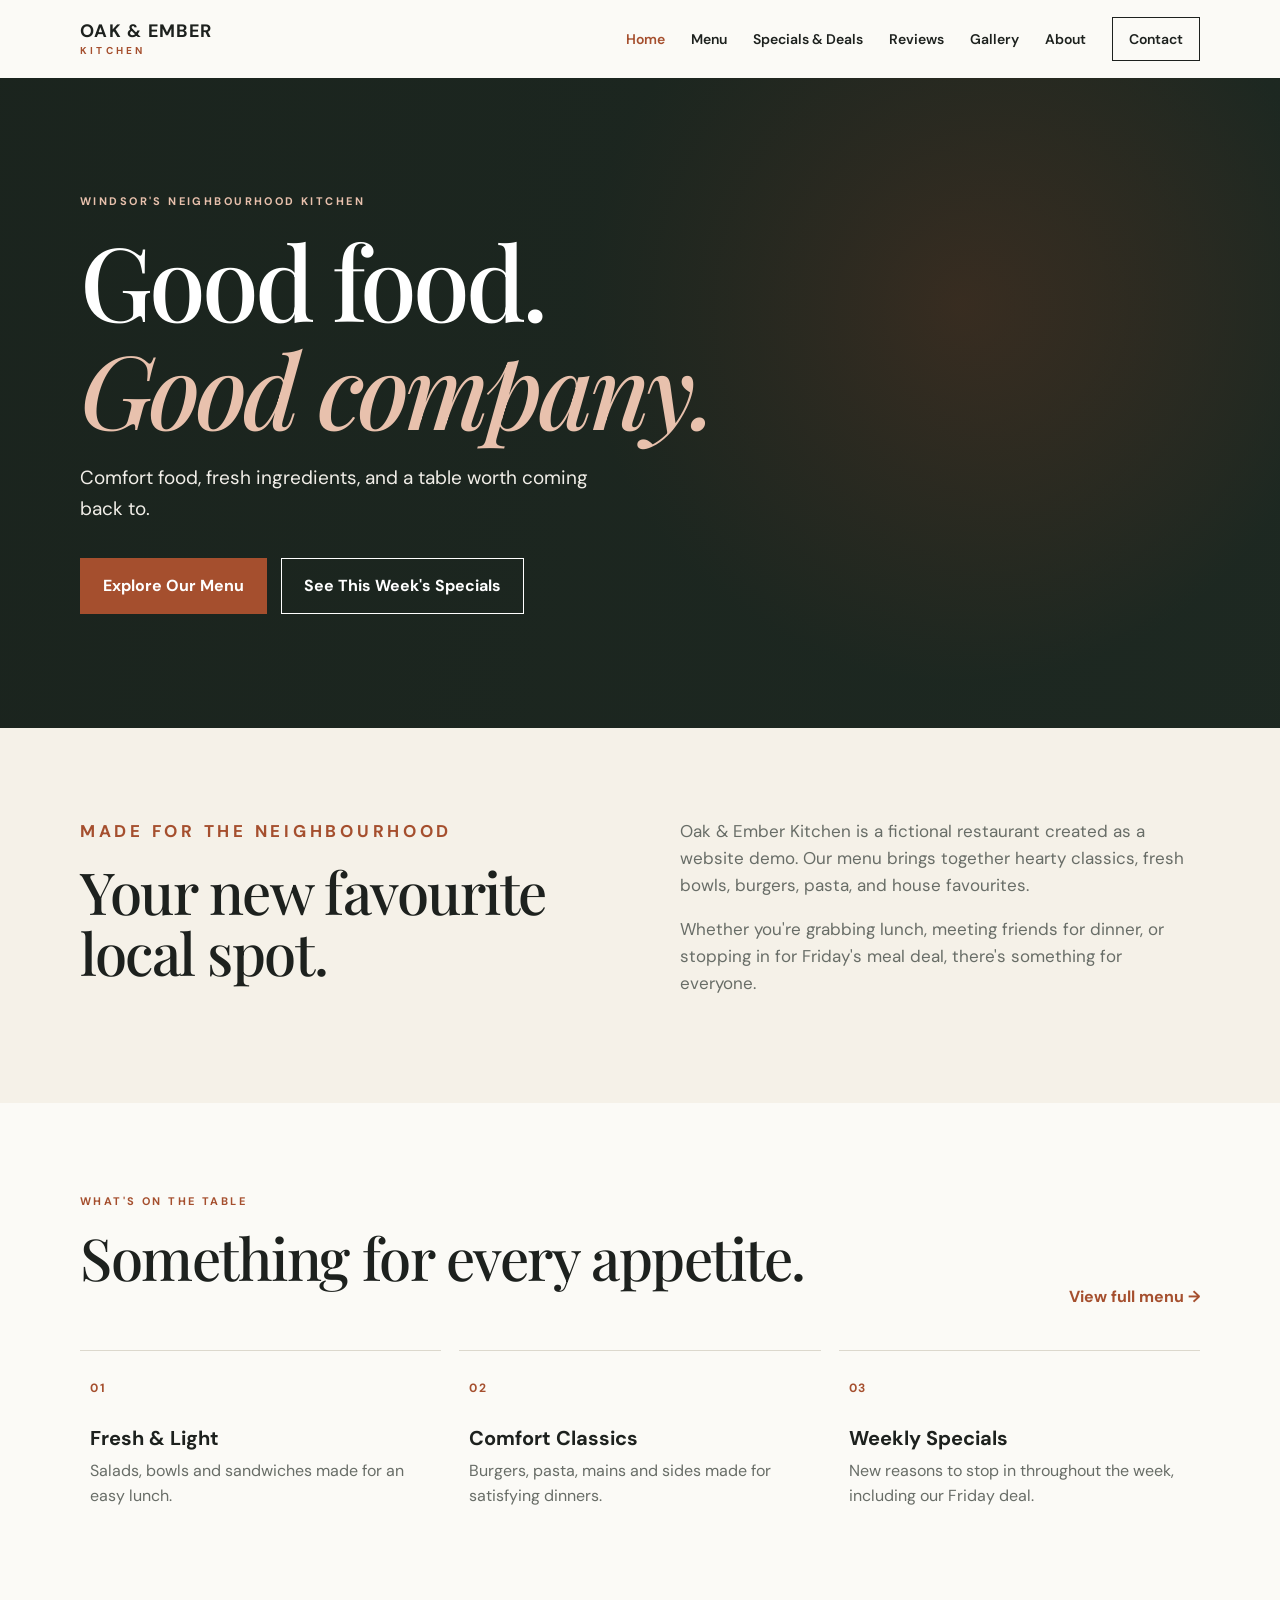
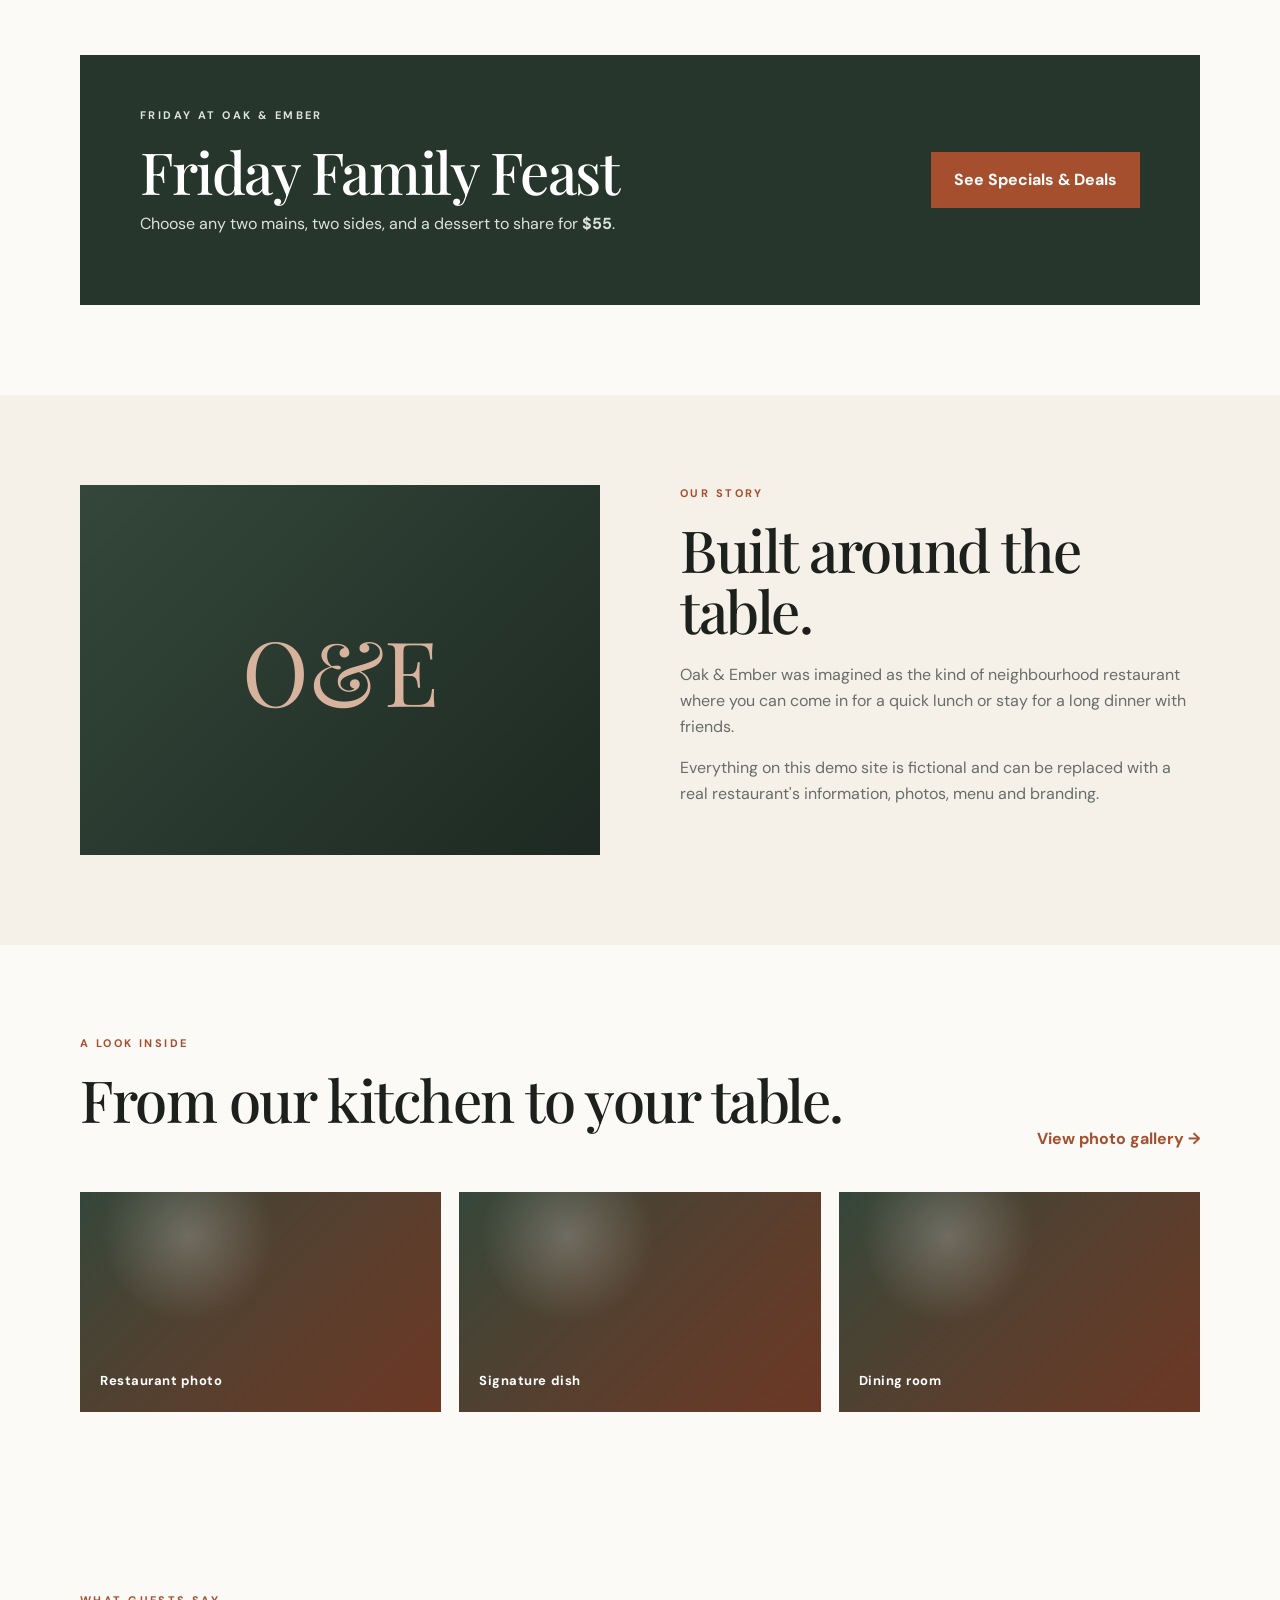
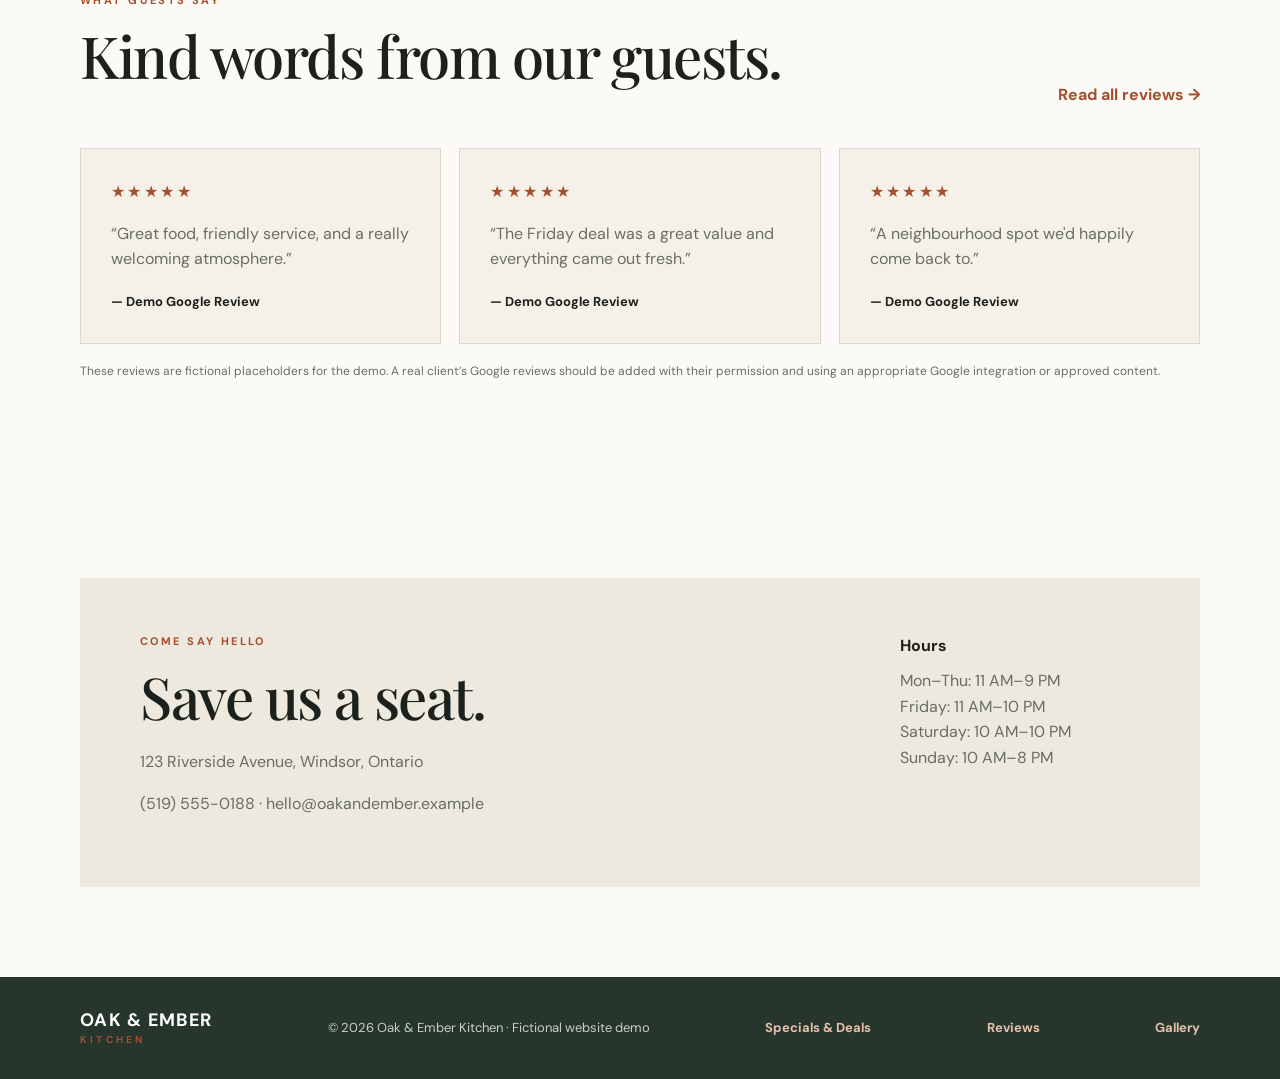
<file: index.html>
<!doctype html>
<html lang="en">
<head>
<meta charset="utf-8"><meta name="viewport" content="width=device-width,initial-scale=1">
<title>Oak & Ember Kitchen | Windsor, Ontario</title><link rel="stylesheet" href="style.css"><link rel="icon" href="favicon.svg" type="image/svg+xml">
</head>
<body>
<header><nav class="nav container">
<a class="brand" href="index.html"><span>OAK & EMBER</span><small>KITCHEN</small></a>
<div class="nav-links"><a class="active" href="index.html">Home</a><a href="menu.html">Menu</a><a href="specials.html">Specials & Deals</a><a href="reviews.html">Reviews</a><a href="gallery.html">Gallery</a><a href="#about">About</a><a href="#contact" class="nav-button">Contact</a></div>
</nav></header>
<main>
<section class="hero"><div class="hero-content container"><p class="eyebrow">WINDSOR'S NEIGHBOURHOOD KITCHEN</p><h1>Good food.<br><em>Good company.</em></h1><p class="hero-copy">Comfort food, fresh ingredients, and a table worth coming back to.</p><div class="hero-actions"><a class="button" href="menu.html">Explore Our Menu</a><a class="button button-outline" href="specials.html">See This Week's Specials</a></div></div></section>
<section class="intro section"><div class="container split"><div><p class="eyebrow">MADE FOR THE NEIGHBOURHOOD</p><h2>Your new favourite local spot.</h2></div><div><p>Oak & Ember Kitchen is a fictional restaurant created as a website demo. Our menu brings together hearty classics, fresh bowls, burgers, pasta, and house favourites.</p><p>Whether you're grabbing lunch, meeting friends for dinner, or stopping in for Friday's meal deal, there's something for everyone.</p></div></div></section>
<section class="section"><div class="container"><div class="section-heading"><div><p class="eyebrow">WHAT'S ON THE TABLE</p><h2>Something for every appetite.</h2></div><a class="text-link" href="menu.html">View full menu →</a></div>
<div class="feature-grid"><article class="feature-card"><div class="icon">01</div><h3>Fresh & Light</h3><p>Salads, bowls and sandwiches made for an easy lunch.</p></article><article class="feature-card"><div class="icon">02</div><h3>Comfort Classics</h3><p>Burgers, pasta, mains and sides made for satisfying dinners.</p></article><article class="feature-card"><div class="icon">03</div><h3>Weekly Specials</h3><p>New reasons to stop in throughout the week, including our Friday deal.</p></article></div></div></section>
<section class="section special-preview"><div class="container special-banner"><div><p class="eyebrow">FRIDAY AT OAK & EMBER</p><h2>Friday Family Feast</h2><p>Choose any two mains, two sides, and a dessert to share for <strong>$55</strong>.</p></div><a class="button" href="specials.html">See Specials & Deals</a></div></section>
<section id="about" class="about section"><div class="container split"><div class="about-image"><span>O&E</span></div><div><p class="eyebrow">OUR STORY</p><h2>Built around the table.</h2><p>Oak & Ember was imagined as the kind of neighbourhood restaurant where you can come in for a quick lunch or stay for a long dinner with friends.</p><p>Everything on this demo site is fictional and can be replaced with a real restaurant's information, photos, menu and branding.</p></div></div></section>
<section class="section gallery-preview"><div class="container"><div class="section-heading"><div><p class="eyebrow">A LOOK INSIDE</p><h2>From our kitchen to your table.</h2></div><a class="text-link" href="gallery.html">View photo gallery →</a></div><div class="photo-grid preview-grid"><a class="photo-card photo-one" href="gallery.html"><span>Restaurant photo</span></a><a class="photo-card photo-two" href="gallery.html"><span>Signature dish</span></a><a class="photo-card photo-three" href="gallery.html"><span>Dining room</span></a></div></div></section>
<section class="section reviews-preview"><div class="container"><div class="section-heading"><div><p class="eyebrow">WHAT GUESTS SAY</p><h2>Kind words from our guests.</h2></div><a class="text-link" href="reviews.html">Read all reviews →</a></div><div class="review-grid"><article class="review-card"><div class="stars">★★★★★</div><p>“Great food, friendly service, and a really welcoming atmosphere.”</p><strong>— Demo Google Review</strong></article><article class="review-card"><div class="stars">★★★★★</div><p>“The Friday deal was a great value and everything came out fresh.”</p><strong>— Demo Google Review</strong></article><article class="review-card"><div class="stars">★★★★★</div><p>“A neighbourhood spot we'd happily come back to.”</p><strong>— Demo Google Review</strong></article></div><p class="demo-note">These reviews are fictional placeholders for the demo. A real client’s Google reviews should be added with their permission and using an appropriate Google integration or approved content.</p></div></section>
<section id="contact" class="section"><div class="container contact-box"><div><p class="eyebrow">COME SAY HELLO</p><h2>Save us a seat.</h2><p>123 Riverside Avenue, Windsor, Ontario</p><p>(519) 555-0188 · hello@oakandember.example</p></div><div class="hours"><strong>Hours</strong><p>Mon–Thu: 11 AM–9 PM<br>Friday: 11 AM–10 PM<br>Saturday: 10 AM–10 PM<br>Sunday: 10 AM–8 PM</p></div></div></section>
</main>
<footer><div class="container footer-inner"><div class="brand"><span>OAK & EMBER</span><small>KITCHEN</small></div><p>© 2026 Oak & Ember Kitchen · Fictional website demo</p><a href="specials.html">Specials & Deals</a><a href="reviews.html">Reviews</a><a href="gallery.html">Gallery</a></div></footer>
</body></html>
</file>
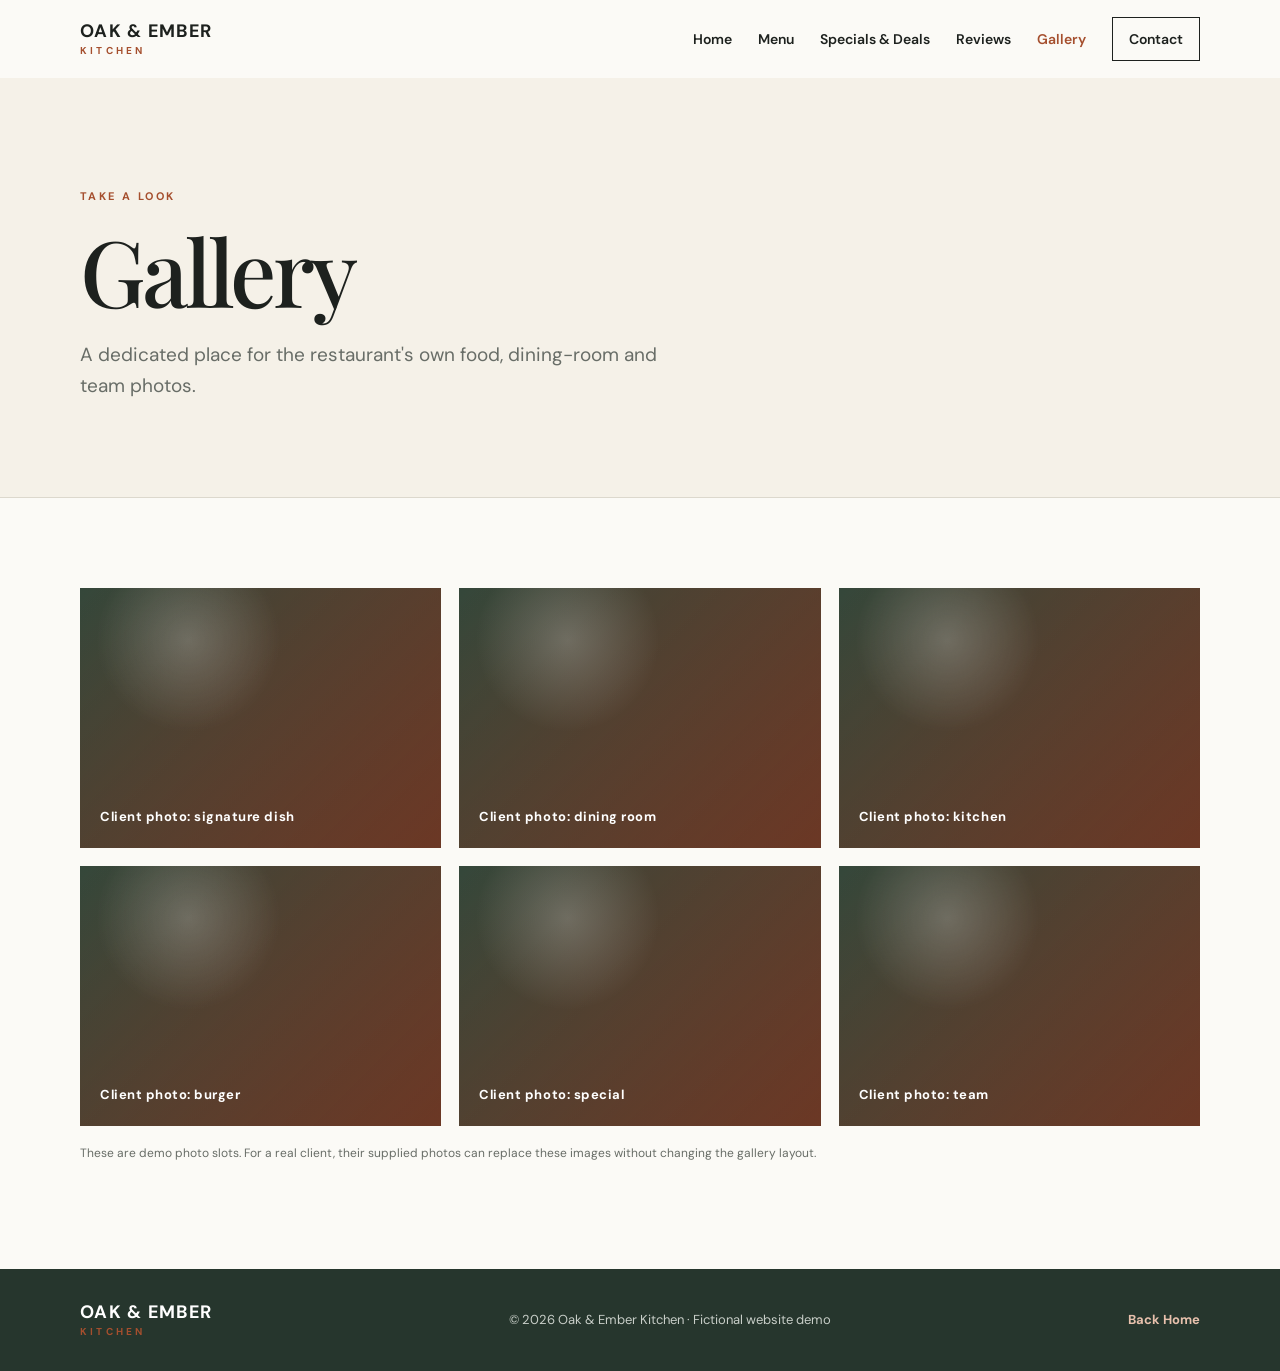
<file: gallery.html>
<!doctype html><html lang="en"><head><meta charset="utf-8"><meta name="viewport" content="width=device-width,initial-scale=1"><title>Gallery | Oak & Ember Kitchen</title><link rel="stylesheet" href="style.css"><link rel="icon" href="favicon.svg" type="image/svg+xml"></head><body><header><nav class="nav container"><a class="brand" href="index.html"><span>OAK & EMBER</span><small>KITCHEN</small></a><div class="nav-links"><a href="index.html">Home</a><a href="menu.html">Menu</a><a href="specials.html">Specials & Deals</a><a href="reviews.html">Reviews</a><a class="active" href="gallery.html">Gallery</a><a href="index.html#contact" class="nav-button">Contact</a></div></nav></header><main><section class="page-hero"><div class="container"><p class="eyebrow">TAKE A LOOK</p><h1>Gallery</h1><p>A dedicated place for the restaurant's own food, dining-room and team photos.</p></div></section><section class="section"><div class="container"><div class="photo-grid"><div class="photo-card photo-one"><span>Client photo: signature dish</span></div><div class="photo-card photo-two"><span>Client photo: dining room</span></div><div class="photo-card photo-three"><span>Client photo: kitchen</span></div><div class="photo-card photo-four"><span>Client photo: burger</span></div><div class="photo-card photo-five"><span>Client photo: special</span></div><div class="photo-card photo-six"><span>Client photo: team</span></div></div><p class="demo-note">These are demo photo slots. For a real client, their supplied photos can replace these images without changing the gallery layout.</p></div></section></main><footer><div class="container footer-inner"><div class="brand"><span>OAK & EMBER</span><small>KITCHEN</small></div><p>© 2026 Oak & Ember Kitchen · Fictional website demo</p><a href="index.html">Back Home</a></div></footer></body></html>
</file>
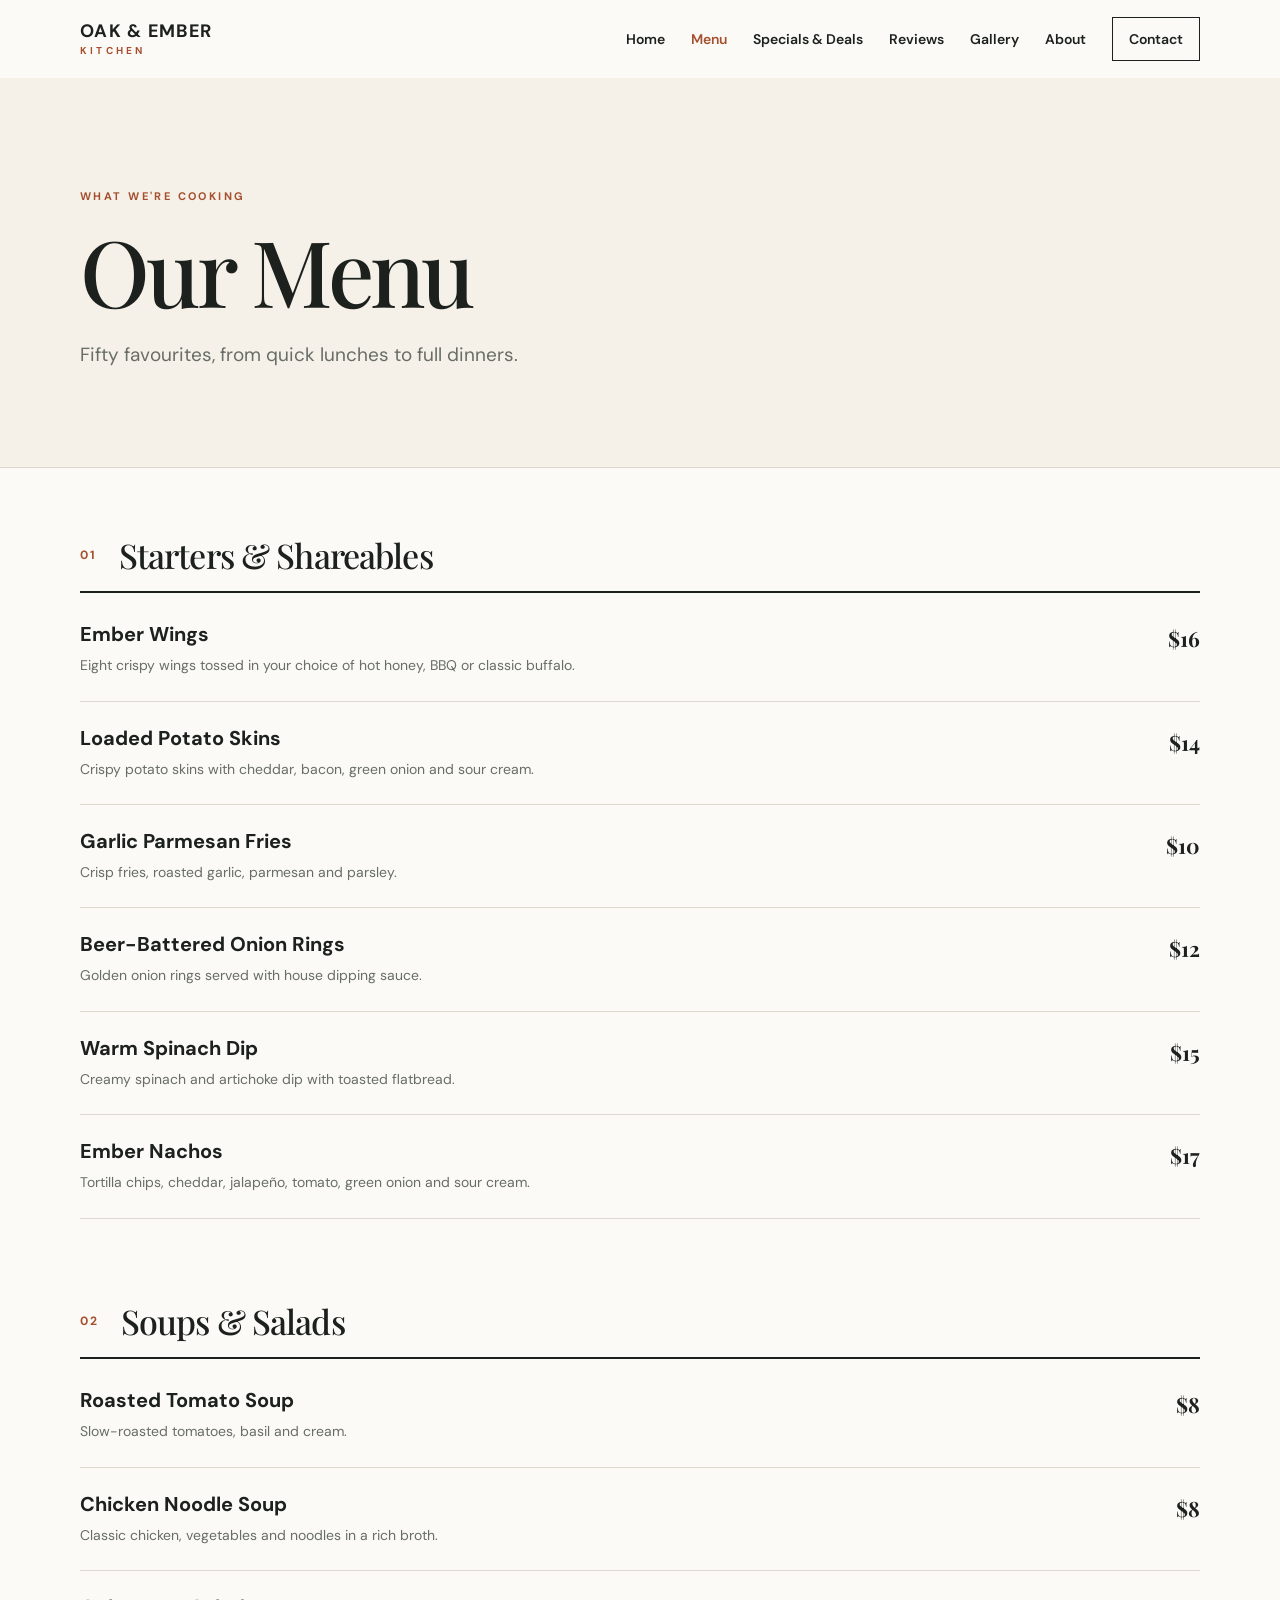
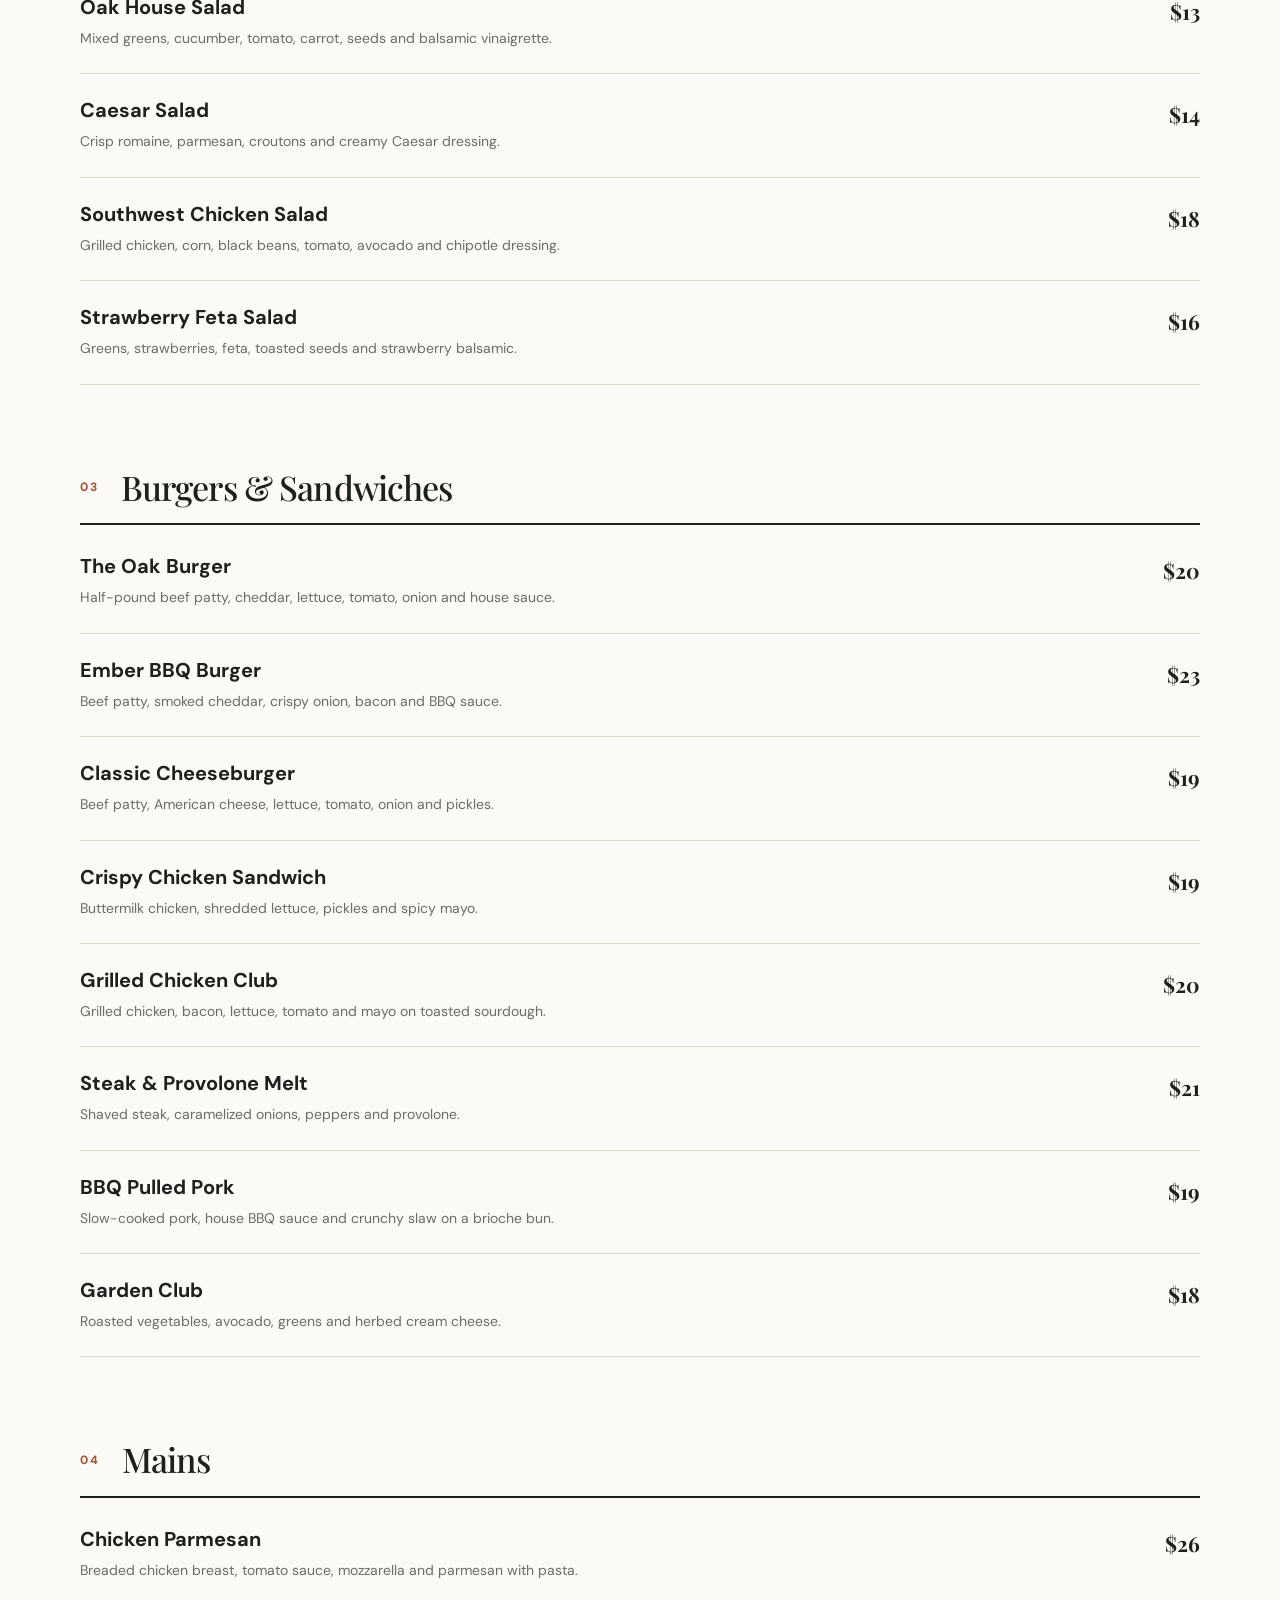
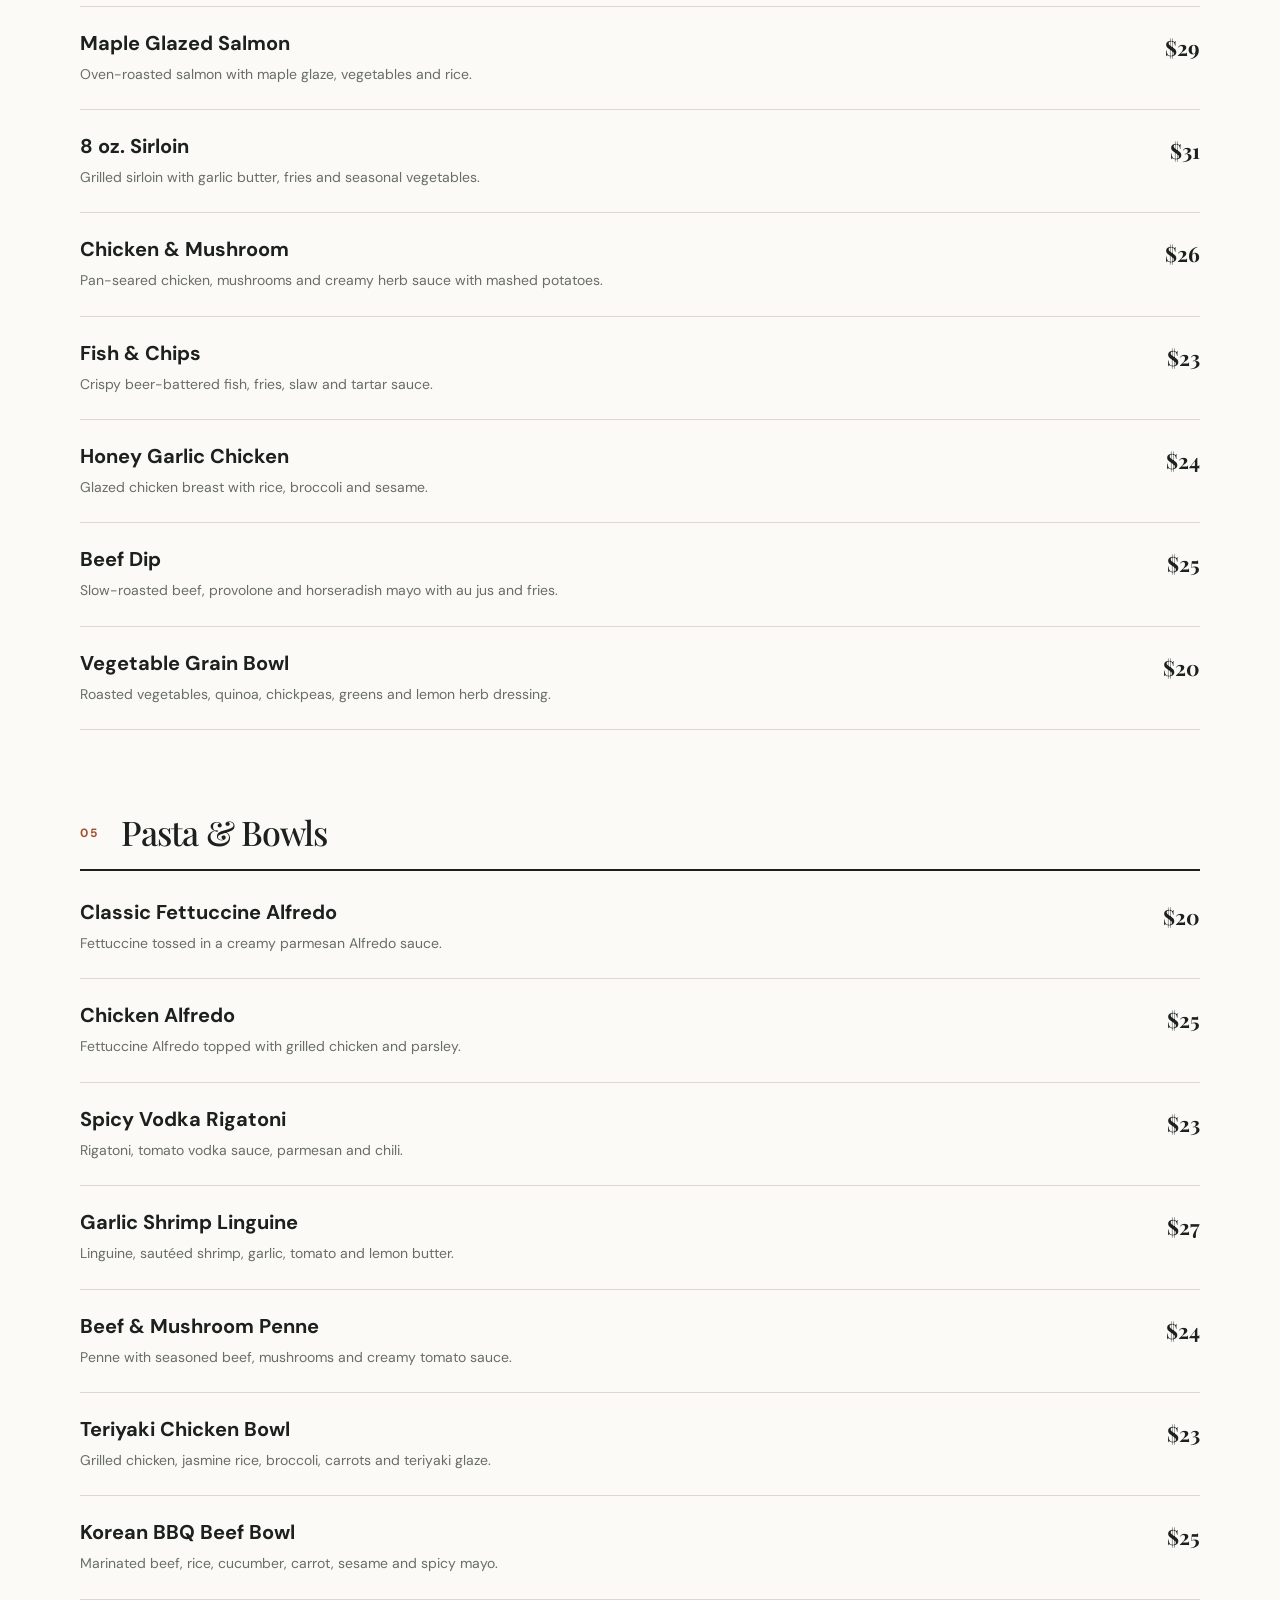
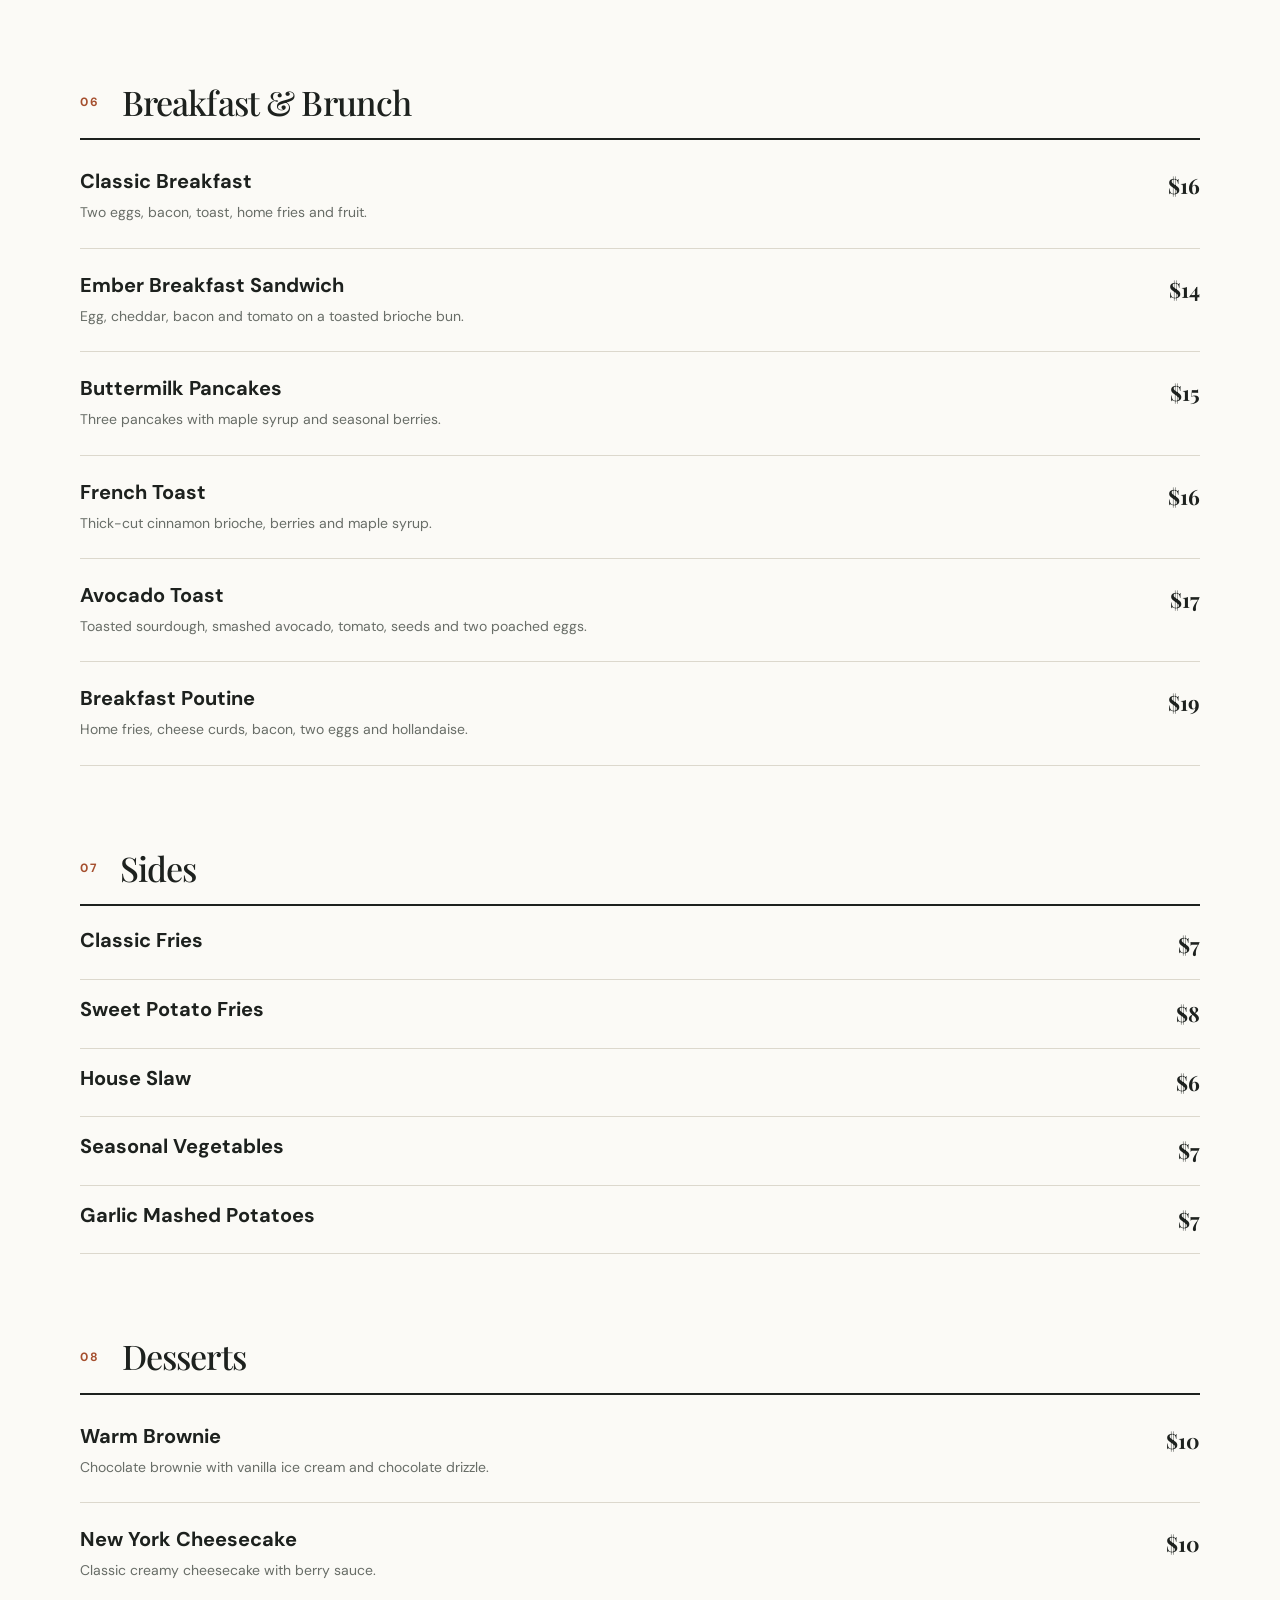
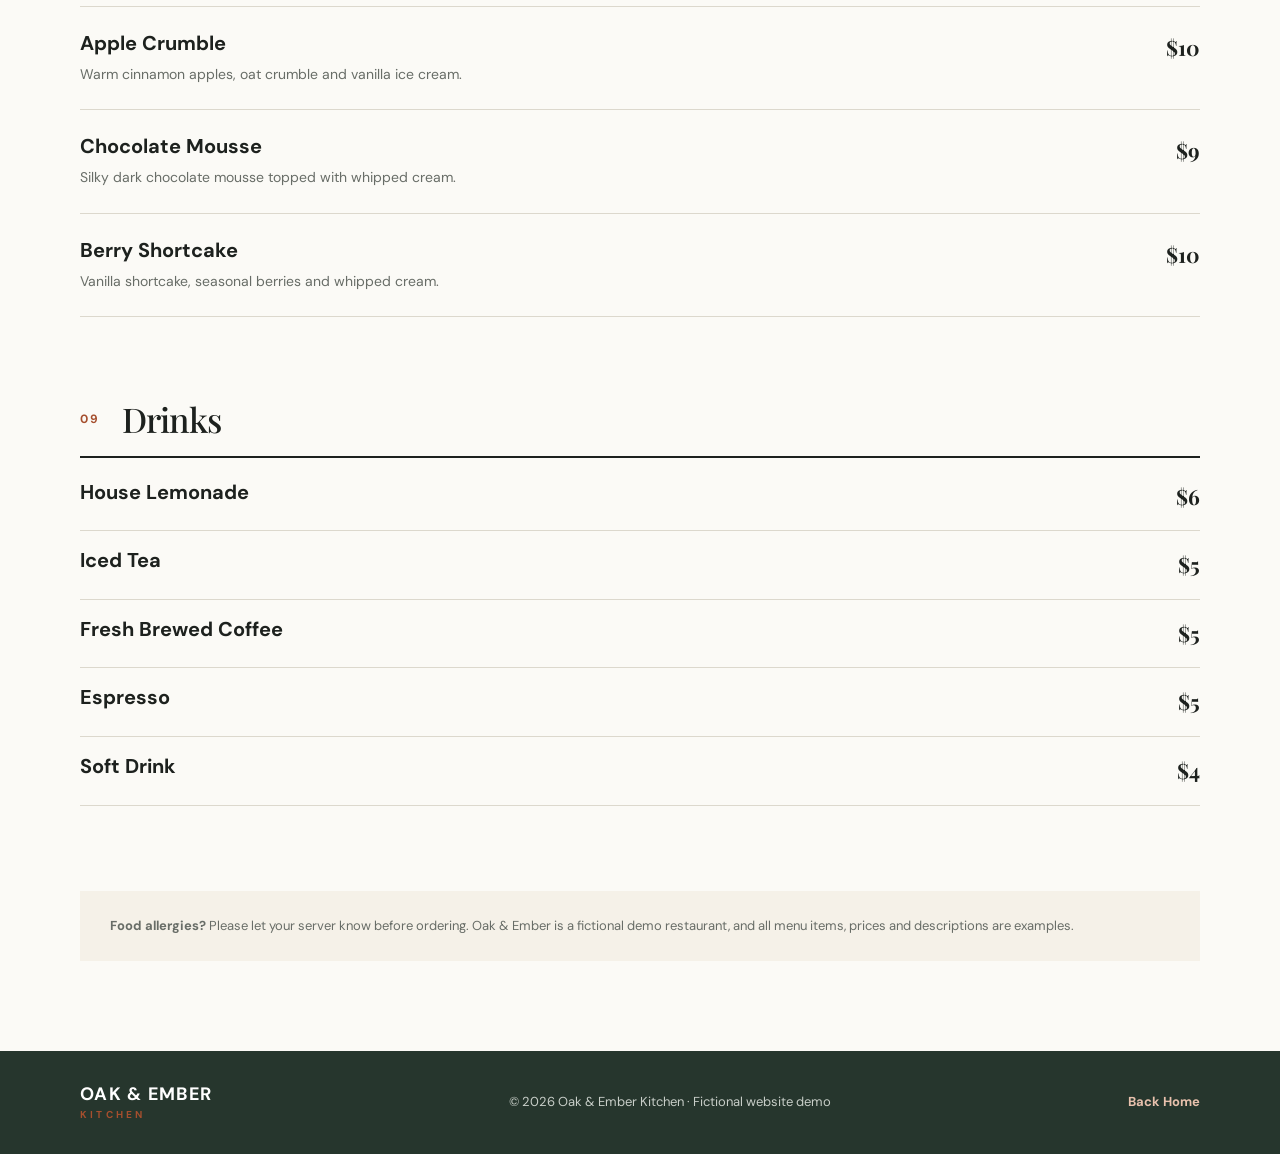
<file: menu.html>
<!doctype html>
<html lang="en"><head><meta charset="utf-8"><meta name="viewport" content="width=device-width,initial-scale=1"><title>Menu | Oak & Ember Kitchen</title><link rel="stylesheet" href="style.css"><link rel="icon" href="favicon.svg" type="image/svg+xml"></head>
<body><header><nav class="nav container"><a class="brand" href="index.html"><span>OAK & EMBER</span><small>KITCHEN</small></a><div class="nav-links"><a href="index.html">Home</a><a class="active" href="menu.html">Menu</a><a href="specials.html">Specials & Deals</a><a href="reviews.html">Reviews</a><a href="gallery.html">Gallery</a><a href="index.html#about">About</a><a href="index.html#contact" class="nav-button">Contact</a></div></nav></header>
<main><section class="page-hero"><div class="container"><p class="eyebrow">WHAT WE'RE COOKING</p><h1>Our Menu</h1><p>Fifty favourites, from quick lunches to full dinners.</p></div></section>
<section class="menu-section section"><div class="container">
<div class="menu-category"><div class="category-title"><span>01</span><h2>Starters & Shareables</h2></div><div class="menu-list">
<div class="menu-item"><div><h3>Ember Wings</h3><p>Eight crispy wings tossed in your choice of hot honey, BBQ or classic buffalo.</p></div><strong>$16</strong></div>
<div class="menu-item"><div><h3>Loaded Potato Skins</h3><p>Crispy potato skins with cheddar, bacon, green onion and sour cream.</p></div><strong>$14</strong></div>
<div class="menu-item"><div><h3>Garlic Parmesan Fries</h3><p>Crisp fries, roasted garlic, parmesan and parsley.</p></div><strong>$10</strong></div>
<div class="menu-item"><div><h3>Beer-Battered Onion Rings</h3><p>Golden onion rings served with house dipping sauce.</p></div><strong>$12</strong></div>
<div class="menu-item"><div><h3>Warm Spinach Dip</h3><p>Creamy spinach and artichoke dip with toasted flatbread.</p></div><strong>$15</strong></div>
<div class="menu-item"><div><h3>Ember Nachos</h3><p>Tortilla chips, cheddar, jalapeño, tomato, green onion and sour cream.</p></div><strong>$17</strong></div>
</div></div>
<div class="menu-category"><div class="category-title"><span>02</span><h2>Soups & Salads</h2></div><div class="menu-list">
<div class="menu-item"><div><h3>Roasted Tomato Soup</h3><p>Slow-roasted tomatoes, basil and cream.</p></div><strong>$8</strong></div>
<div class="menu-item"><div><h3>Chicken Noodle Soup</h3><p>Classic chicken, vegetables and noodles in a rich broth.</p></div><strong>$8</strong></div>
<div class="menu-item"><div><h3>Oak House Salad</h3><p>Mixed greens, cucumber, tomato, carrot, seeds and balsamic vinaigrette.</p></div><strong>$13</strong></div>
<div class="menu-item"><div><h3>Caesar Salad</h3><p>Crisp romaine, parmesan, croutons and creamy Caesar dressing.</p></div><strong>$14</strong></div>
<div class="menu-item"><div><h3>Southwest Chicken Salad</h3><p>Grilled chicken, corn, black beans, tomato, avocado and chipotle dressing.</p></div><strong>$18</strong></div>
<div class="menu-item"><div><h3>Strawberry Feta Salad</h3><p>Greens, strawberries, feta, toasted seeds and strawberry balsamic.</p></div><strong>$16</strong></div>
</div></div>
<div class="menu-category"><div class="category-title"><span>03</span><h2>Burgers & Sandwiches</h2></div><div class="menu-list">
<div class="menu-item"><div><h3>The Oak Burger</h3><p>Half-pound beef patty, cheddar, lettuce, tomato, onion and house sauce.</p></div><strong>$20</strong></div>
<div class="menu-item"><div><h3>Ember BBQ Burger</h3><p>Beef patty, smoked cheddar, crispy onion, bacon and BBQ sauce.</p></div><strong>$23</strong></div>
<div class="menu-item"><div><h3>Classic Cheeseburger</h3><p>Beef patty, American cheese, lettuce, tomato, onion and pickles.</p></div><strong>$19</strong></div>
<div class="menu-item"><div><h3>Crispy Chicken Sandwich</h3><p>Buttermilk chicken, shredded lettuce, pickles and spicy mayo.</p></div><strong>$19</strong></div>
<div class="menu-item"><div><h3>Grilled Chicken Club</h3><p>Grilled chicken, bacon, lettuce, tomato and mayo on toasted sourdough.</p></div><strong>$20</strong></div>
<div class="menu-item"><div><h3>Steak & Provolone Melt</h3><p>Shaved steak, caramelized onions, peppers and provolone.</p></div><strong>$21</strong></div>
<div class="menu-item"><div><h3>BBQ Pulled Pork</h3><p>Slow-cooked pork, house BBQ sauce and crunchy slaw on a brioche bun.</p></div><strong>$19</strong></div>
<div class="menu-item"><div><h3>Garden Club</h3><p>Roasted vegetables, avocado, greens and herbed cream cheese.</p></div><strong>$18</strong></div>
</div></div>
<div class="menu-category"><div class="category-title"><span>04</span><h2>Mains</h2></div><div class="menu-list">
<div class="menu-item"><div><h3>Chicken Parmesan</h3><p>Breaded chicken breast, tomato sauce, mozzarella and parmesan with pasta.</p></div><strong>$26</strong></div>
<div class="menu-item"><div><h3>Maple Glazed Salmon</h3><p>Oven-roasted salmon with maple glaze, vegetables and rice.</p></div><strong>$29</strong></div>
<div class="menu-item"><div><h3>8 oz. Sirloin</h3><p>Grilled sirloin with garlic butter, fries and seasonal vegetables.</p></div><strong>$31</strong></div>
<div class="menu-item"><div><h3>Chicken & Mushroom</h3><p>Pan-seared chicken, mushrooms and creamy herb sauce with mashed potatoes.</p></div><strong>$26</strong></div>
<div class="menu-item"><div><h3>Fish & Chips</h3><p>Crispy beer-battered fish, fries, slaw and tartar sauce.</p></div><strong>$23</strong></div>
<div class="menu-item"><div><h3>Honey Garlic Chicken</h3><p>Glazed chicken breast with rice, broccoli and sesame.</p></div><strong>$24</strong></div>
<div class="menu-item"><div><h3>Beef Dip</h3><p>Slow-roasted beef, provolone and horseradish mayo with au jus and fries.</p></div><strong>$25</strong></div>
<div class="menu-item"><div><h3>Vegetable Grain Bowl</h3><p>Roasted vegetables, quinoa, chickpeas, greens and lemon herb dressing.</p></div><strong>$20</strong></div>
</div></div>
<div class="menu-category"><div class="category-title"><span>05</span><h2>Pasta & Bowls</h2></div><div class="menu-list">
<div class="menu-item"><div><h3>Classic Fettuccine Alfredo</h3><p>Fettuccine tossed in a creamy parmesan Alfredo sauce.</p></div><strong>$20</strong></div>
<div class="menu-item"><div><h3>Chicken Alfredo</h3><p>Fettuccine Alfredo topped with grilled chicken and parsley.</p></div><strong>$25</strong></div>
<div class="menu-item"><div><h3>Spicy Vodka Rigatoni</h3><p>Rigatoni, tomato vodka sauce, parmesan and chili.</p></div><strong>$23</strong></div>
<div class="menu-item"><div><h3>Garlic Shrimp Linguine</h3><p>Linguine, sautéed shrimp, garlic, tomato and lemon butter.</p></div><strong>$27</strong></div>
<div class="menu-item"><div><h3>Beef & Mushroom Penne</h3><p>Penne with seasoned beef, mushrooms and creamy tomato sauce.</p></div><strong>$24</strong></div>
<div class="menu-item"><div><h3>Teriyaki Chicken Bowl</h3><p>Grilled chicken, jasmine rice, broccoli, carrots and teriyaki glaze.</p></div><strong>$23</strong></div>
<div class="menu-item"><div><h3>Korean BBQ Beef Bowl</h3><p>Marinated beef, rice, cucumber, carrot, sesame and spicy mayo.</p></div><strong>$25</strong></div>
</div></div>
<div class="menu-category"><div class="category-title"><span>06</span><h2>Breakfast & Brunch</h2></div><div class="menu-list">
<div class="menu-item"><div><h3>Classic Breakfast</h3><p>Two eggs, bacon, toast, home fries and fruit.</p></div><strong>$16</strong></div>
<div class="menu-item"><div><h3>Ember Breakfast Sandwich</h3><p>Egg, cheddar, bacon and tomato on a toasted brioche bun.</p></div><strong>$14</strong></div>
<div class="menu-item"><div><h3>Buttermilk Pancakes</h3><p>Three pancakes with maple syrup and seasonal berries.</p></div><strong>$15</strong></div>
<div class="menu-item"><div><h3>French Toast</h3><p>Thick-cut cinnamon brioche, berries and maple syrup.</p></div><strong>$16</strong></div>
<div class="menu-item"><div><h3>Avocado Toast</h3><p>Toasted sourdough, smashed avocado, tomato, seeds and two poached eggs.</p></div><strong>$17</strong></div>
<div class="menu-item"><div><h3>Breakfast Poutine</h3><p>Home fries, cheese curds, bacon, two eggs and hollandaise.</p></div><strong>$19</strong></div>
</div></div>
<div class="menu-category"><div class="category-title"><span>07</span><h2>Sides</h2></div><div class="menu-list compact">
<div class="menu-item"><div><h3>Classic Fries</h3></div><strong>$7</strong></div><div class="menu-item"><div><h3>Sweet Potato Fries</h3></div><strong>$8</strong></div><div class="menu-item"><div><h3>House Slaw</h3></div><strong>$6</strong></div><div class="menu-item"><div><h3>Seasonal Vegetables</h3></div><strong>$7</strong></div><div class="menu-item"><div><h3>Garlic Mashed Potatoes</h3></div><strong>$7</strong></div>
</div></div>
<div class="menu-category"><div class="category-title"><span>08</span><h2>Desserts</h2></div><div class="menu-list">
<div class="menu-item"><div><h3>Warm Brownie</h3><p>Chocolate brownie with vanilla ice cream and chocolate drizzle.</p></div><strong>$10</strong></div>
<div class="menu-item"><div><h3>New York Cheesecake</h3><p>Classic creamy cheesecake with berry sauce.</p></div><strong>$10</strong></div>
<div class="menu-item"><div><h3>Apple Crumble</h3><p>Warm cinnamon apples, oat crumble and vanilla ice cream.</p></div><strong>$10</strong></div>
<div class="menu-item"><div><h3>Chocolate Mousse</h3><p>Silky dark chocolate mousse topped with whipped cream.</p></div><strong>$9</strong></div>
<div class="menu-item"><div><h3>Berry Shortcake</h3><p>Vanilla shortcake, seasonal berries and whipped cream.</p></div><strong>$10</strong></div>
</div></div>
<div class="menu-category"><div class="category-title"><span>09</span><h2>Drinks</h2></div><div class="menu-list compact">
<div class="menu-item"><div><h3>House Lemonade</h3></div><strong>$6</strong></div><div class="menu-item"><div><h3>Iced Tea</h3></div><strong>$5</strong></div><div class="menu-item"><div><h3>Fresh Brewed Coffee</h3></div><strong>$5</strong></div><div class="menu-item"><div><h3>Espresso</h3></div><strong>$5</strong></div><div class="menu-item"><div><h3>Soft Drink</h3></div><strong>$4</strong></div>
</div></div>
<div class="menu-note"><p><strong>Food allergies?</strong> Please let your server know before ordering. Oak & Ember is a fictional demo restaurant, and all menu items, prices and descriptions are examples.</p></div>
</div></section></main>
<footer><div class="container footer-inner"><div class="brand"><span>OAK & EMBER</span><small>KITCHEN</small></div><p>© 2026 Oak & Ember Kitchen · Fictional website demo</p><a href="index.html">Back Home</a></div></footer>
</body></html>
</file>
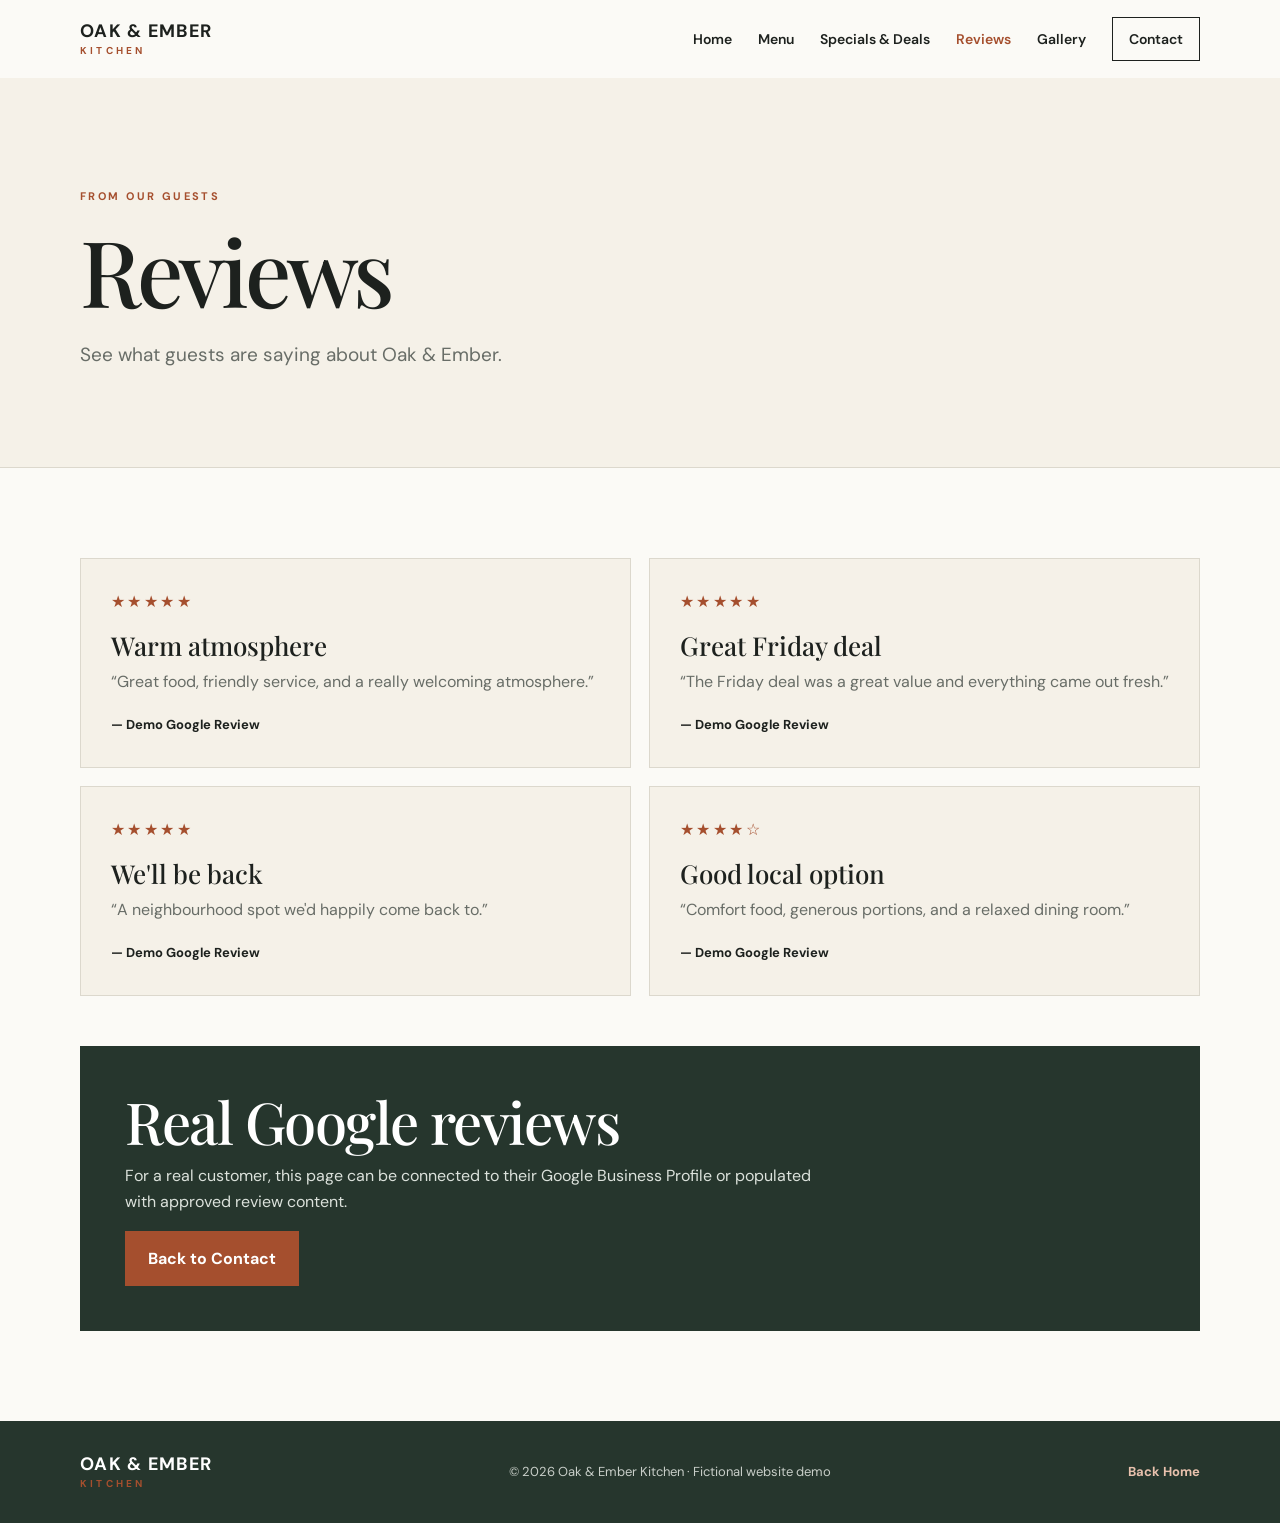
<file: reviews.html>
<!doctype html><html lang="en"><head><meta charset="utf-8"><meta name="viewport" content="width=device-width,initial-scale=1"><title>Reviews | Oak & Ember Kitchen</title><link rel="stylesheet" href="style.css"><link rel="icon" href="favicon.svg" type="image/svg+xml"></head><body><header><nav class="nav container"><a class="brand" href="index.html"><span>OAK & EMBER</span><small>KITCHEN</small></a><div class="nav-links"><a href="index.html">Home</a><a href="menu.html">Menu</a><a href="specials.html">Specials & Deals</a><a class="active" href="reviews.html">Reviews</a><a href="gallery.html">Gallery</a><a href="index.html#contact" class="nav-button">Contact</a></div></nav></header><main><section class="page-hero"><div class="container"><p class="eyebrow">FROM OUR GUESTS</p><h1>Reviews</h1><p>See what guests are saying about Oak & Ember.</p></div></section><section class="section"><div class="container"><div class="review-grid review-grid-large"><article class="review-card"><div class="stars">★★★★★</div><h3>Warm atmosphere</h3><p>“Great food, friendly service, and a really welcoming atmosphere.”</p><strong>— Demo Google Review</strong></article><article class="review-card"><div class="stars">★★★★★</div><h3>Great Friday deal</h3><p>“The Friday deal was a great value and everything came out fresh.”</p><strong>— Demo Google Review</strong></article><article class="review-card"><div class="stars">★★★★★</div><h3>We'll be back</h3><p>“A neighbourhood spot we'd happily come back to.”</p><strong>— Demo Google Review</strong></article><article class="review-card"><div class="stars">★★★★☆</div><h3>Good local option</h3><p>“Comfort food, generous portions, and a relaxed dining room.”</p><strong>— Demo Google Review</strong></article></div><div class="review-cta"><h2>Real Google reviews</h2><p>For a real customer, this page can be connected to their Google Business Profile or populated with approved review content.</p><a class="button" href="index.html#contact">Back to Contact</a></div></div></section></main><footer><div class="container footer-inner"><div class="brand"><span>OAK & EMBER</span><small>KITCHEN</small></div><p>© 2026 Oak & Ember Kitchen · Fictional website demo</p><a href="index.html">Back Home</a></div></footer></body></html>
</file>
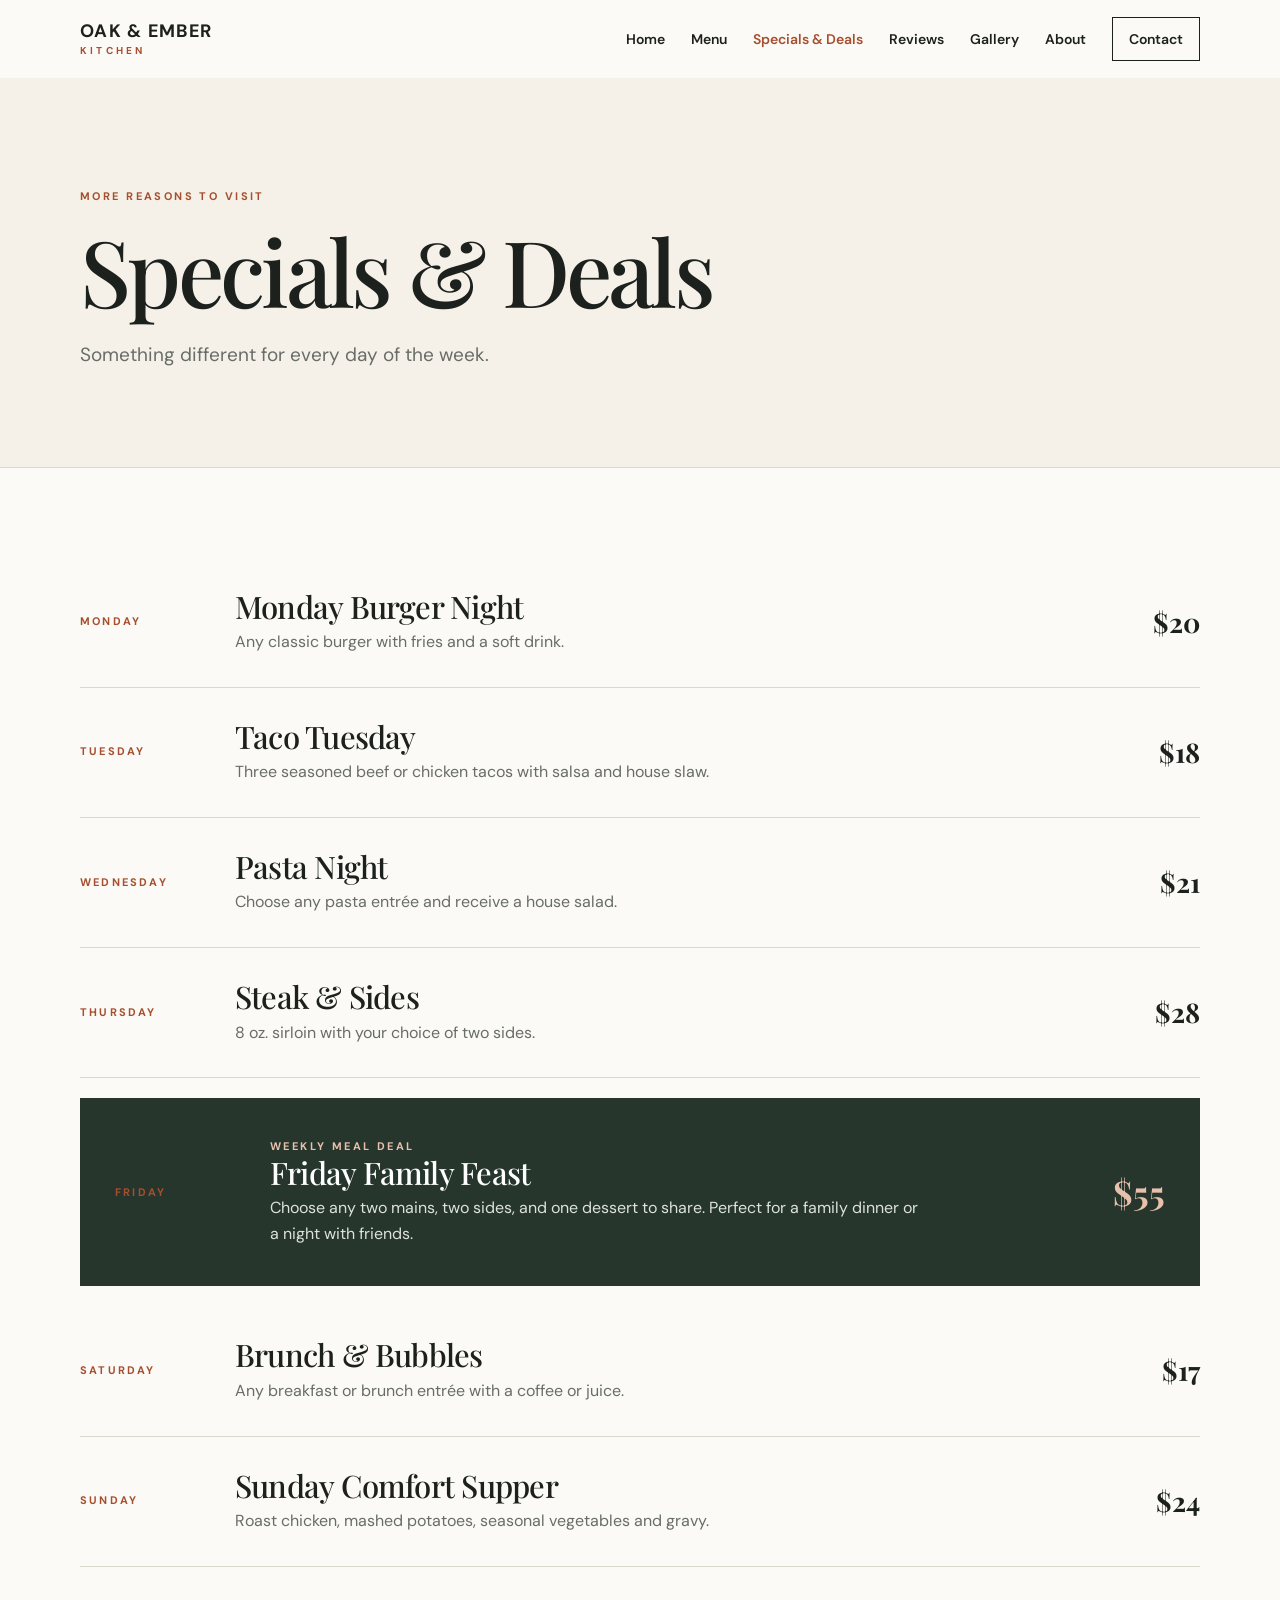
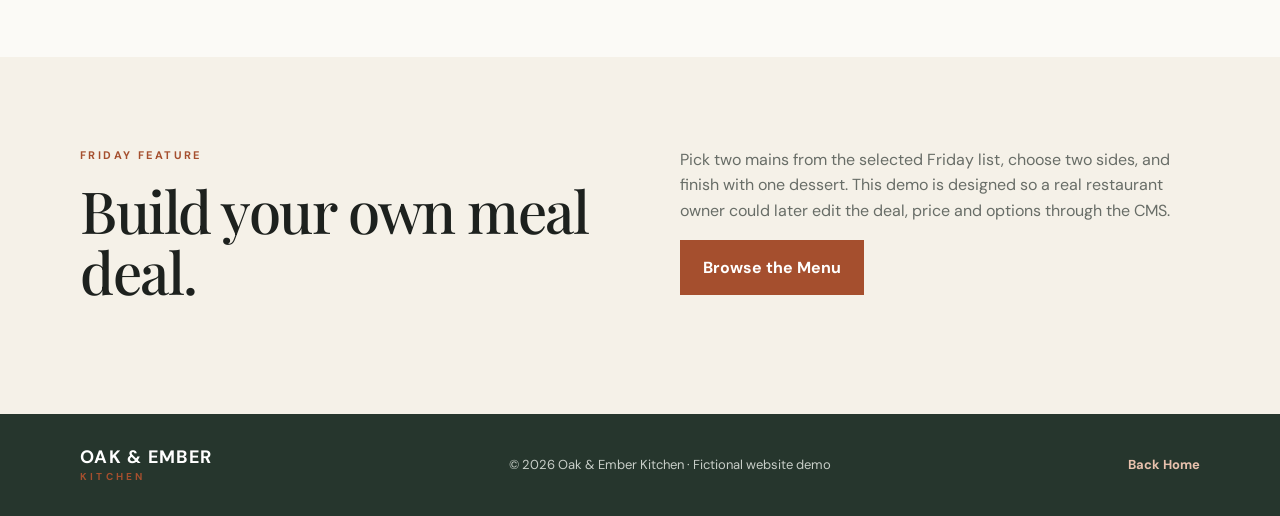
<file: specials.html>
<!doctype html>
<html lang="en"><head><meta charset="utf-8"><meta name="viewport" content="width=device-width,initial-scale=1"><title>Specials & Deals | Oak & Ember Kitchen</title><link rel="stylesheet" href="style.css"><link rel="icon" href="favicon.svg" type="image/svg+xml"></head>
<body><header><nav class="nav container"><a class="brand" href="index.html"><span>OAK & EMBER</span><small>KITCHEN</small></a><div class="nav-links"><a href="index.html">Home</a><a href="menu.html">Menu</a><a class="active" href="specials.html">Specials & Deals</a><a href="reviews.html">Reviews</a><a href="gallery.html">Gallery</a><a href="index.html#about">About</a><a href="index.html#contact" class="nav-button">Contact</a></div></nav></header>
<main><section class="page-hero"><div class="container"><p class="eyebrow">MORE REASONS TO VISIT</p><h1>Specials & Deals</h1><p>Something different for every day of the week.</p></div></section>
<section class="specials section"><div class="container">
<div class="day-card"><div class="day">MONDAY</div><div><h2>Monday Burger Night</h2><p>Any classic burger with fries and a soft drink.</p></div><strong>$20</strong></div>
<div class="day-card"><div class="day">TUESDAY</div><div><h2>Taco Tuesday</h2><p>Three seasoned beef or chicken tacos with salsa and house slaw.</p></div><strong>$18</strong></div>
<div class="day-card"><div class="day">WEDNESDAY</div><div><h2>Pasta Night</h2><p>Choose any pasta entrée and receive a house salad.</p></div><strong>$21</strong></div>
<div class="day-card"><div class="day">THURSDAY</div><div><h2>Steak & Sides</h2><p>8 oz. sirloin with your choice of two sides.</p></div><strong>$28</strong></div>
<div class="day-card friday"><div class="day">FRIDAY</div><div><p class="eyebrow">WEEKLY MEAL DEAL</p><h2>Friday Family Feast</h2><p>Choose any two mains, two sides, and one dessert to share. Perfect for a family dinner or a night with friends.</p></div><strong>$55</strong></div>
<div class="day-card"><div class="day">SATURDAY</div><div><h2>Brunch & Bubbles</h2><p>Any breakfast or brunch entrée with a coffee or juice.</p></div><strong>$17</strong></div>
<div class="day-card"><div class="day">SUNDAY</div><div><h2>Sunday Comfort Supper</h2><p>Roast chicken, mashed potatoes, seasonal vegetables and gravy.</p></div><strong>$24</strong></div>
</div></section>
<section class="section deal-details"><div class="container split"><div><p class="eyebrow">FRIDAY FEATURE</p><h2>Build your own meal deal.</h2></div><div><p>Pick two mains from the selected Friday list, choose two sides, and finish with one dessert. This demo is designed so a real restaurant owner could later edit the deal, price and options through the CMS.</p><a class="button" href="menu.html">Browse the Menu</a></div></div></section>
</main>
<footer><div class="container footer-inner"><div class="brand"><span>OAK & EMBER</span><small>KITCHEN</small></div><p>© 2026 Oak & Ember Kitchen · Fictional website demo</p><a href="index.html">Back Home</a></div></footer>
</body></html>
</file>
<file: style.css>
@import url('https://fonts.googleapis.com/css2?family=DM+Sans:wght@400;500;600;700&family=Playfair+Display:ital,wght@0,500;0,600;1,500;1,600&display=swap');
:root{--ink:#1d211e;--muted:#686d67;--cream:#f5f1e8;--paper:#fbfaf6;--line:#dcd8cd;--accent:#a54f2e;--accent-dark:#71321f;--green:#26362d;--white:#fff;--max:1120px}
*{box-sizing:border-box}html{scroll-behavior:smooth}body{margin:0;background:var(--paper);color:var(--ink);font-family:"DM Sans",Arial,sans-serif;line-height:1.6}a{color:inherit;text-decoration:none}.container{width:min(calc(100% - 40px),var(--max));margin:auto}
.site-header{position:sticky;top:0;z-index:10;background:rgba(251,250,246,.96);backdrop-filter:blur(12px);border-bottom:1px solid var(--line)}.nav{min-height:78px;display:flex;align-items:center;justify-content:space-between;gap:30px}
.brand{display:flex;flex-direction:column;line-height:.9;letter-spacing:.08em;font-weight:700}.brand span{font-size:18px}.brand small{font-size:10px;letter-spacing:.32em;margin-top:7px;color:var(--accent)}
.nav-links{display:flex;align-items:center;gap:26px;font-size:14px;font-weight:600}.nav-links a{padding:8px 0}.nav-links a:hover,.nav-links .active{color:var(--accent)}.nav-button{border:1px solid var(--ink);padding:10px 16px!important}
.hero{min-height:650px;display:flex;align-items:center;background:linear-gradient(100deg,rgba(26,35,29,.95),rgba(26,35,29,.72)),radial-gradient(circle at 75% 35%,#a54f2e,transparent 36%),#26362d;color:#fff}.hero-content{padding:90px 0}.eyebrow{font-size:11px;letter-spacing:.22em;font-weight:700;margin:0 0 16px;color:var(--accent)}.hero .eyebrow{color:#e8c1ad}
h1,h2{font-family:"Playfair Display",Georgia,serif;font-weight:500;line-height:1.05;margin:0 0 22px}h1{font-size:clamp(58px,8vw,104px);letter-spacing:-.04em}h1 em{color:#e8c1ad}h2{font-size:clamp(38px,5vw,58px);letter-spacing:-.025em}h3{margin:0 0 8px;font-size:20px;line-height:1.2}p{color:var(--muted);margin:0 0 16px}
.hero p{color:#f1eee8}.hero-copy{max-width:550px;font-size:19px}.hero-actions{display:flex;gap:14px;flex-wrap:wrap;margin-top:34px}.button{display:inline-block;background:var(--accent);color:#fff;padding:14px 22px;font-weight:700;border:1px solid var(--accent);transition:.2s}.button:hover{background:var(--accent-dark);border-color:var(--accent-dark)}.button-outline{background:transparent;border-color:#fff}.button-outline:hover{background:#fff;color:var(--ink)}
.section{padding:90px 0}.split{display:grid;grid-template-columns:1fr 1fr;gap:80px;align-items:start}.intro,.about,.deal-details{background:var(--cream)}.intro p{font-size:17px}.section-heading{display:flex;justify-content:space-between;align-items:end;gap:30px;margin-bottom:40px}.text-link{font-weight:700;color:var(--accent);white-space:nowrap}.feature-grid{display:grid;grid-template-columns:repeat(3,1fr);gap:18px}.feature-card{border-top:1px solid var(--line);padding:28px 10px 10px}.icon{font-size:12px;letter-spacing:.15em;color:var(--accent);font-weight:700;margin-bottom:28px}
.special-preview{padding-top:30px}.special-banner{background:var(--green);color:#fff;padding:52px 60px;display:flex;align-items:center;justify-content:space-between;gap:35px}.special-banner h2{margin-bottom:10px}.special-banner p{color:#dce2dc}
.about-image{min-height:370px;background:linear-gradient(135deg,#34473a,#1d2922);display:flex;align-items:center;justify-content:center}.about-image span{font-family:"Playfair Display",serif;font-size:90px;color:#d7b39e}
.contact-box{background:#eee9de;padding:55px 60px;display:grid;grid-template-columns:1fr auto;gap:50px}.hours{min-width:240px}.hours strong{display:block;margin-bottom:10px}
footer{background:var(--green);color:#fff;padding:35px 0}.footer-inner{display:flex;align-items:center;justify-content:space-between;gap:25px}.footer-inner p{margin:0;color:#c8cec8;font-size:13px}.footer-inner>a{color:#e8c1ad;font-size:13px;font-weight:700}
.page-hero{padding:110px 0 80px;background:var(--cream);border-bottom:1px solid var(--line)}.page-hero h1{font-size:clamp(58px,8vw,92px)}.page-hero p:last-child{font-size:19px;max-width:620px}.menu-section{padding-top:70px}.menu-category{margin-bottom:85px}.category-title{display:flex;align-items:center;gap:22px;border-bottom:2px solid var(--ink);padding-bottom:18px;margin-bottom:5px}.category-title span{font-size:12px;letter-spacing:.15em;color:var(--accent);font-weight:700}.category-title h2{font-size:34px;margin:0}.menu-item{display:grid;grid-template-columns:1fr auto;gap:25px;padding:24px 0;border-bottom:1px solid var(--line)}.menu-item p{font-size:14px;max-width:720px;margin:0}.menu-item strong{font-family:"Playfair Display",serif;font-size:21px;white-space:nowrap}.menu-list.compact .menu-item{padding:17px 0}.menu-note{background:var(--cream);padding:25px 30px}.menu-note p{font-size:13px;margin:0}
.specials{background:var(--paper)}.day-card{display:grid;grid-template-columns:120px 1fr auto;gap:35px;align-items:center;padding:32px 0;border-bottom:1px solid var(--line)}.day-card .day{font-size:11px;letter-spacing:.2em;font-weight:700;color:var(--accent)}.day-card h2{font-size:31px;margin:0 0 7px}.day-card p{margin:0;max-width:650px}.day-card>strong{font-family:"Playfair Display",serif;font-size:27px}.day-card.friday{background:var(--green);color:#fff;border:0;padding:40px 35px;margin:20px 0}.day-card.friday p{color:#dce2dc}.day-card.friday .eyebrow{color:#e8c1ad}.day-card.friday>strong{color:#e8c1ad;font-size:34px}
@media(max-width:800px){.nav{min-height:70px}.nav-links{gap:12px;font-size:12px}.nav-links .nav-button{display:none}.hero{min-height:600px}.split,.feature-grid,.contact-box{grid-template-columns:1fr}.split{gap:30px}.special-banner{padding:40px 30px;flex-direction:column;align-items:flex-start}.section-heading{align-items:flex-start;flex-direction:column}.footer-inner{flex-direction:column;align-items:flex-start}.day-card{grid-template-columns:1fr;gap:8px}.day-card>strong{margin-top:10px}}
@media(max-width:560px){.container{width:min(calc(100% - 28px),var(--max))}.nav{align-items:flex-start;padding:14px 0}.nav-links{flex-wrap:wrap;justify-content:flex-end;gap:9px 14px}.brand span{font-size:15px}.brand small{font-size:8px}h1{font-size:58px}.hero-copy{font-size:17px}.section{padding:65px 0}.hero-actions{flex-direction:column;align-items:flex-start}.button{width:100%;text-align:center}.contact-box{padding:35px 25px}.day-card.friday{padding:30px 24px}}

/* Demo additions: gallery, reviews, and favicon-ready branding */
.photo-grid{display:grid;grid-template-columns:repeat(3,1fr);gap:18px}.photo-card{min-height:260px;display:flex;align-items:flex-end;padding:20px;background:linear-gradient(135deg,#34473a,#8f4a31);color:#fff;position:relative;overflow:hidden}.photo-card span{font-size:13px;font-weight:700;letter-spacing:.04em;position:relative;z-index:1}.photo-card:before{content:"";position:absolute;inset:0;background:radial-gradient(circle at 30% 20%,rgba(255,255,255,.22),transparent 28%),linear-gradient(135deg,transparent,rgba(0,0,0,.25))}.photo-one{background-color:#6e4734}.photo-two{background-color:#334d3d}.photo-three{background-color:#7c5538}.photo-four{background-color:#3d4d42}.photo-five{background-color:#8b4e32}.photo-six{background-color:#4a5145}.preview-grid .photo-card{min-height:220px}.review-grid{display:grid;grid-template-columns:repeat(3,1fr);gap:18px}.review-grid-large{grid-template-columns:repeat(2,1fr)}.review-card{background:var(--cream);padding:30px;border:1px solid var(--line)}.review-card .stars{color:var(--accent);letter-spacing:.15em;font-size:16px;margin-bottom:16px}.review-card h3{font-family:"Playfair Display",Georgia,serif;font-size:26px;font-weight:500}.review-card p{font-size:16px}.review-card strong{font-size:13px}.review-cta{margin-top:50px;background:var(--green);color:#fff;padding:45px}.review-cta h2{margin-bottom:12px}.review-cta p{color:#dce2dc;max-width:700px}.demo-note{font-size:12px;margin-top:18px;color:var(--muted)}
@media(max-width:800px){.photo-grid,.review-grid,.review-grid-large{grid-template-columns:1fr 1fr}}@media(max-width:560px){.photo-grid,.review-grid,.review-grid-large{grid-template-columns:1fr}.photo-card{min-height:220px}.review-cta{padding:30px 24px}}
</file>
